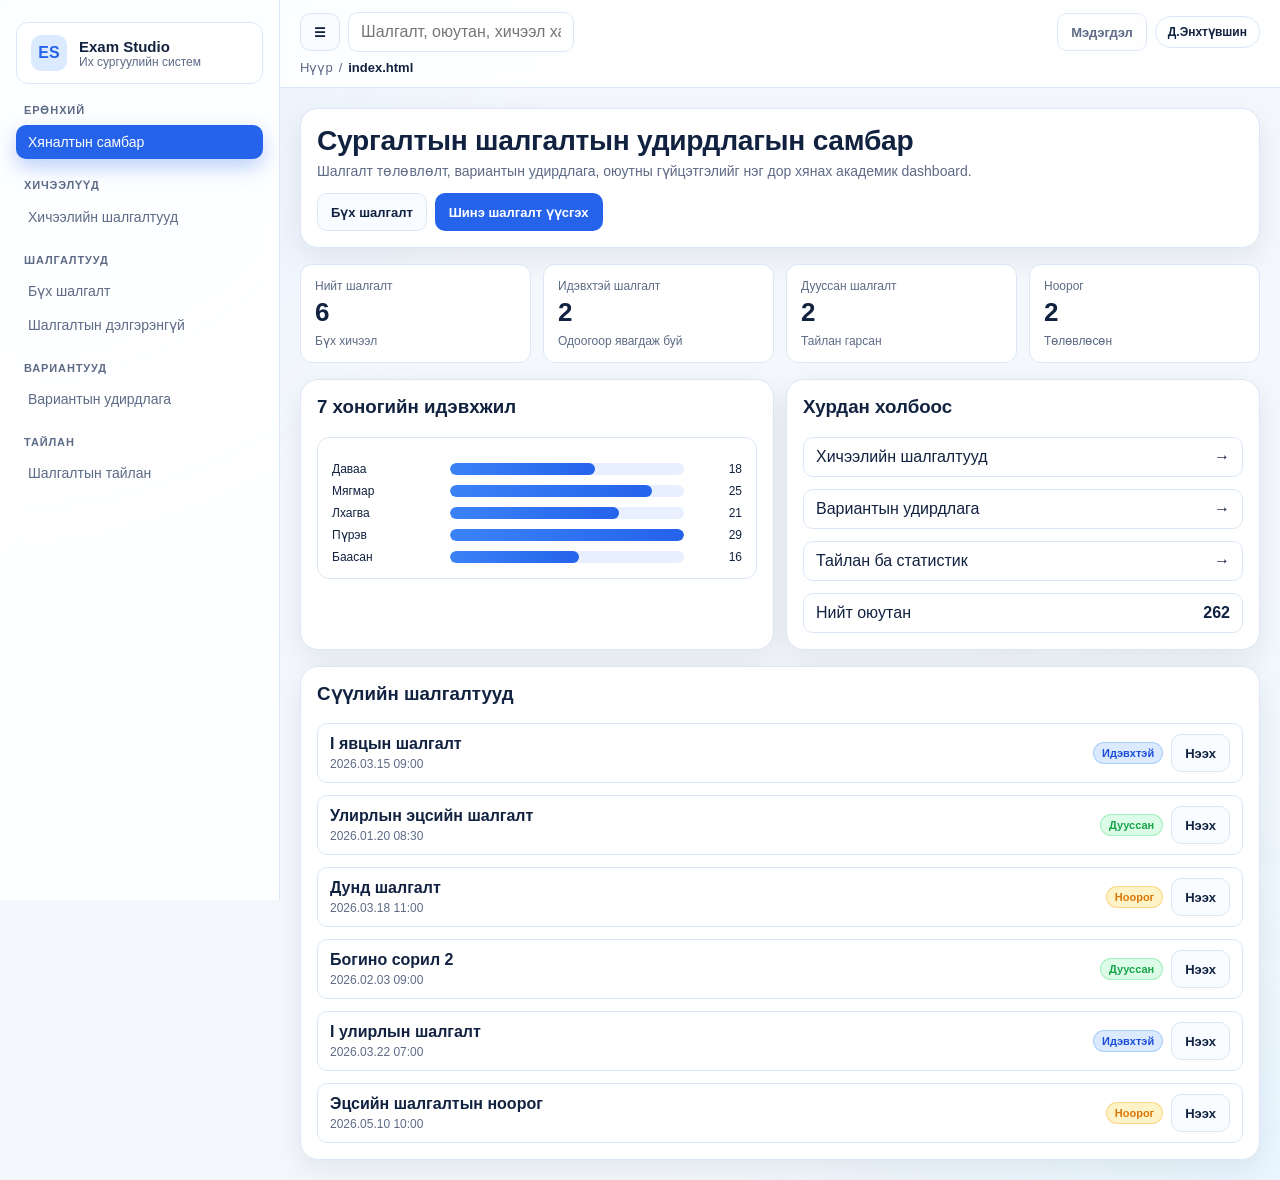
<file: index.html>
<!doctype html>
<html lang="mn">
  <head>
    <meta charset="UTF-8" />
    <meta name="viewport" content="width=device-width, initial-scale=1.0" />
    <title>Exam Studio</title>
    <link rel="stylesheet" href="/assets/css/style.css" />
  </head>
  <body data-page="dashboard">
    <div id="root"></div>
    <script src="/assets/js/app.js"></script>
  </body>
</html>
</file>
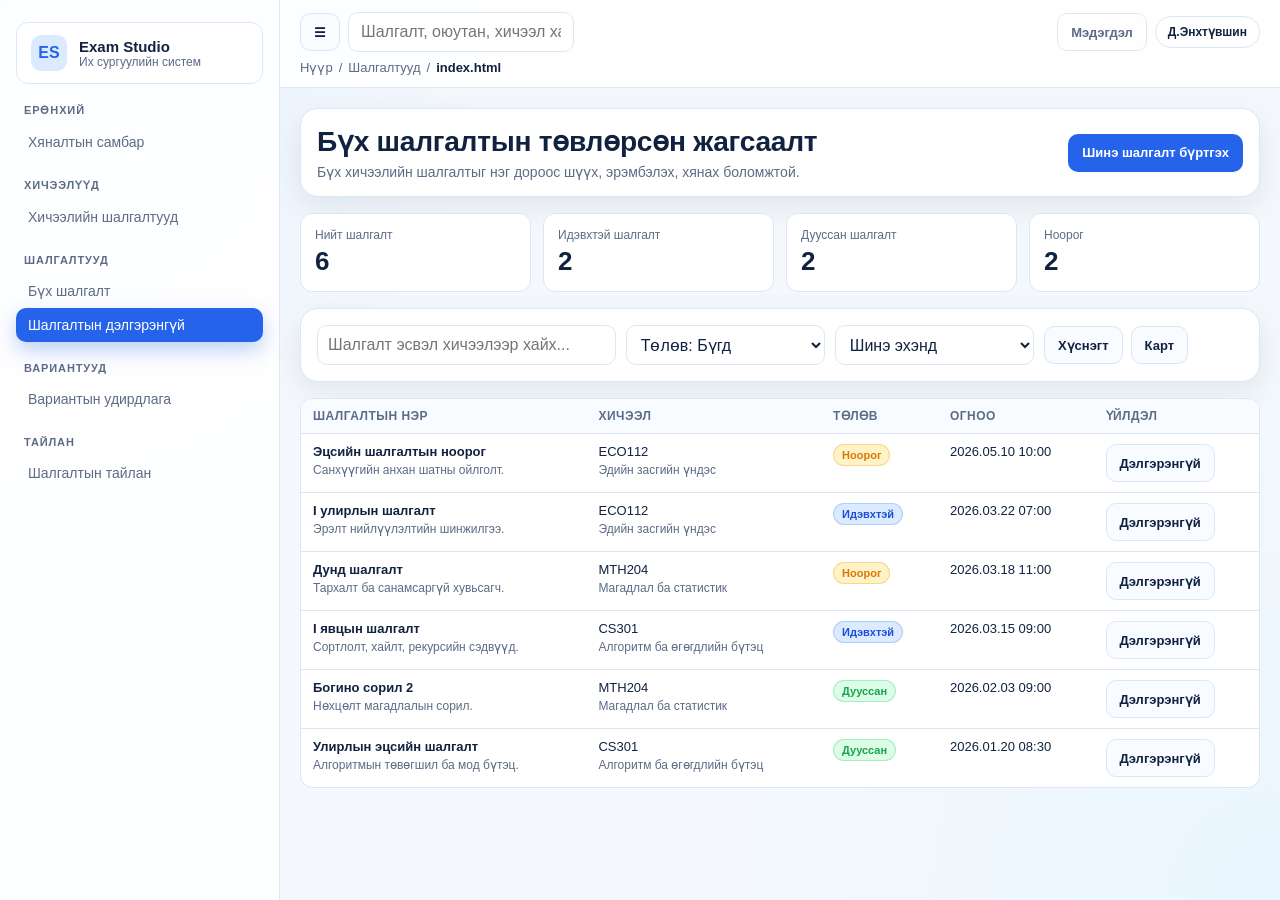
<file: exams/index.html>
<!doctype html>
<html lang="mn">
  <head>
    <meta charset="UTF-8" />
    <meta name="viewport" content="width=device-width, initial-scale=1.0" />
    <title>Бүх шалгалт</title>
    <link rel="stylesheet" href="/assets/css/style.css" />
  </head>
  <body data-page="global-exams">
    <div id="root"></div>
    <script src="/assets/js/app.js"></script>
  </body>
</html>
</file>
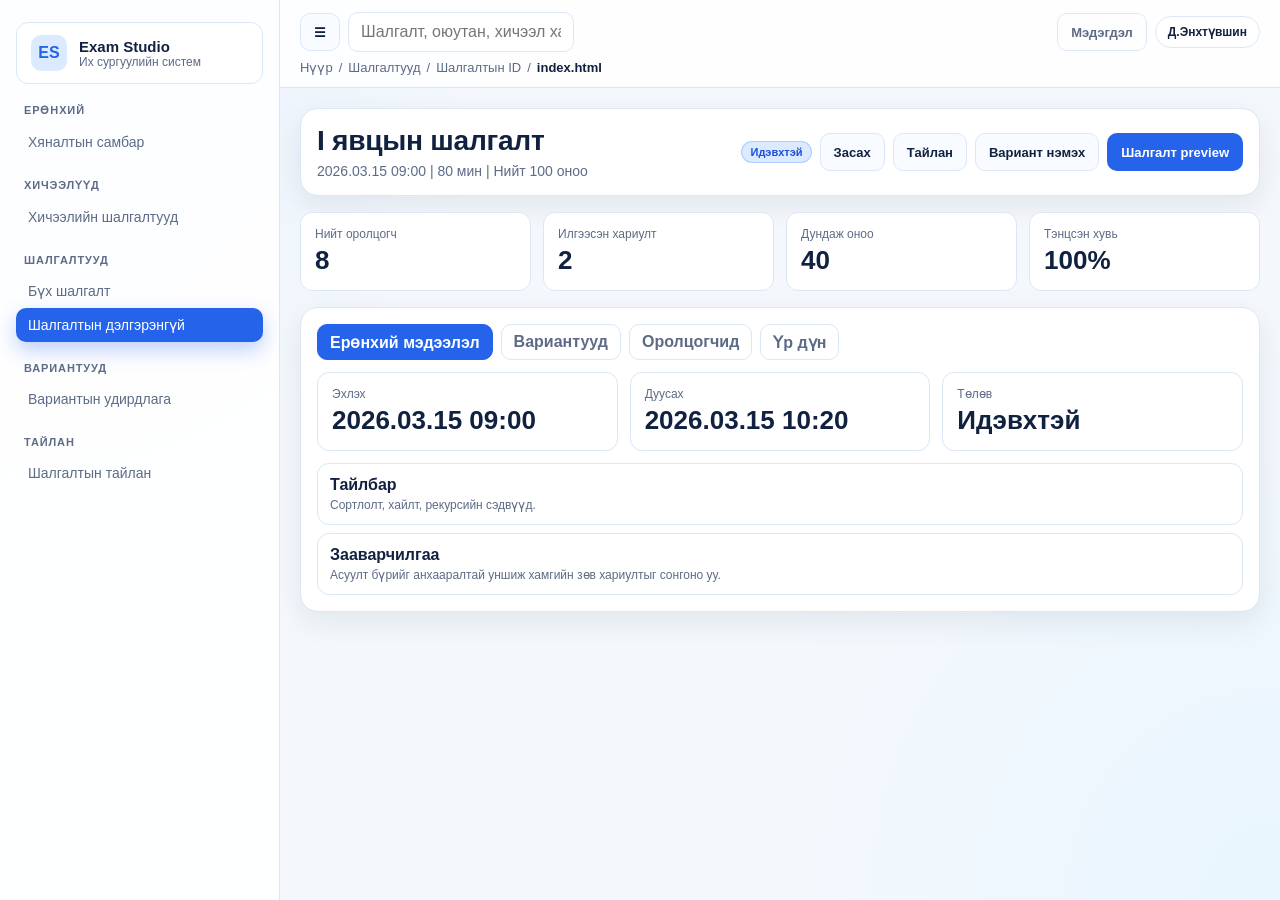
<file: exams/exam_id/index.html>
<!doctype html>
<html lang="mn">
  <head>
    <meta charset="UTF-8" />
    <meta name="viewport" content="width=device-width, initial-scale=1.0" />
    <title>Шалгалтын дэлгэрэнгүй</title>
    <link rel="stylesheet" href="/assets/css/style.css" />
  </head>
  <body data-page="exam-detail" data-exam-id="exam-1">
    <div id="root"></div>
    <script src="/assets/js/app.js"></script>
  </body>
</html>
</file>
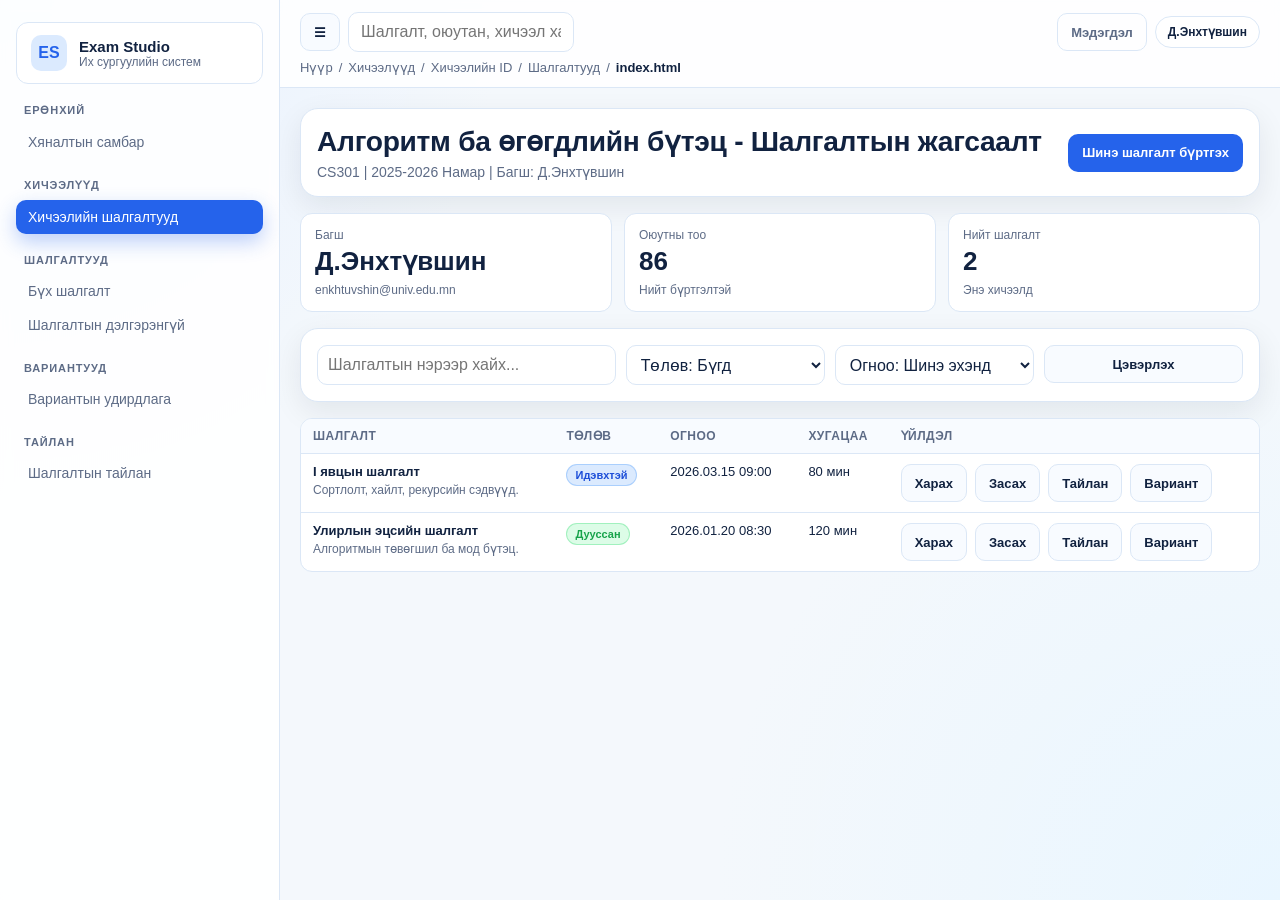
<file: courses/course_id/exams/index.html>
<!doctype html>
<html lang="mn">
  <head>
    <meta charset="UTF-8" />
    <meta name="viewport" content="width=device-width, initial-scale=1.0" />
    <title>Хичээлийн шалгалтууд</title>
    <link rel="stylesheet" href="/assets/css/style.css" />
  </head>
  <body data-page="course-exams" data-course-id="course-1">
    <div id="root"></div>
    <script src="/assets/js/app.js"></script>
  </body>
</html>
</file>
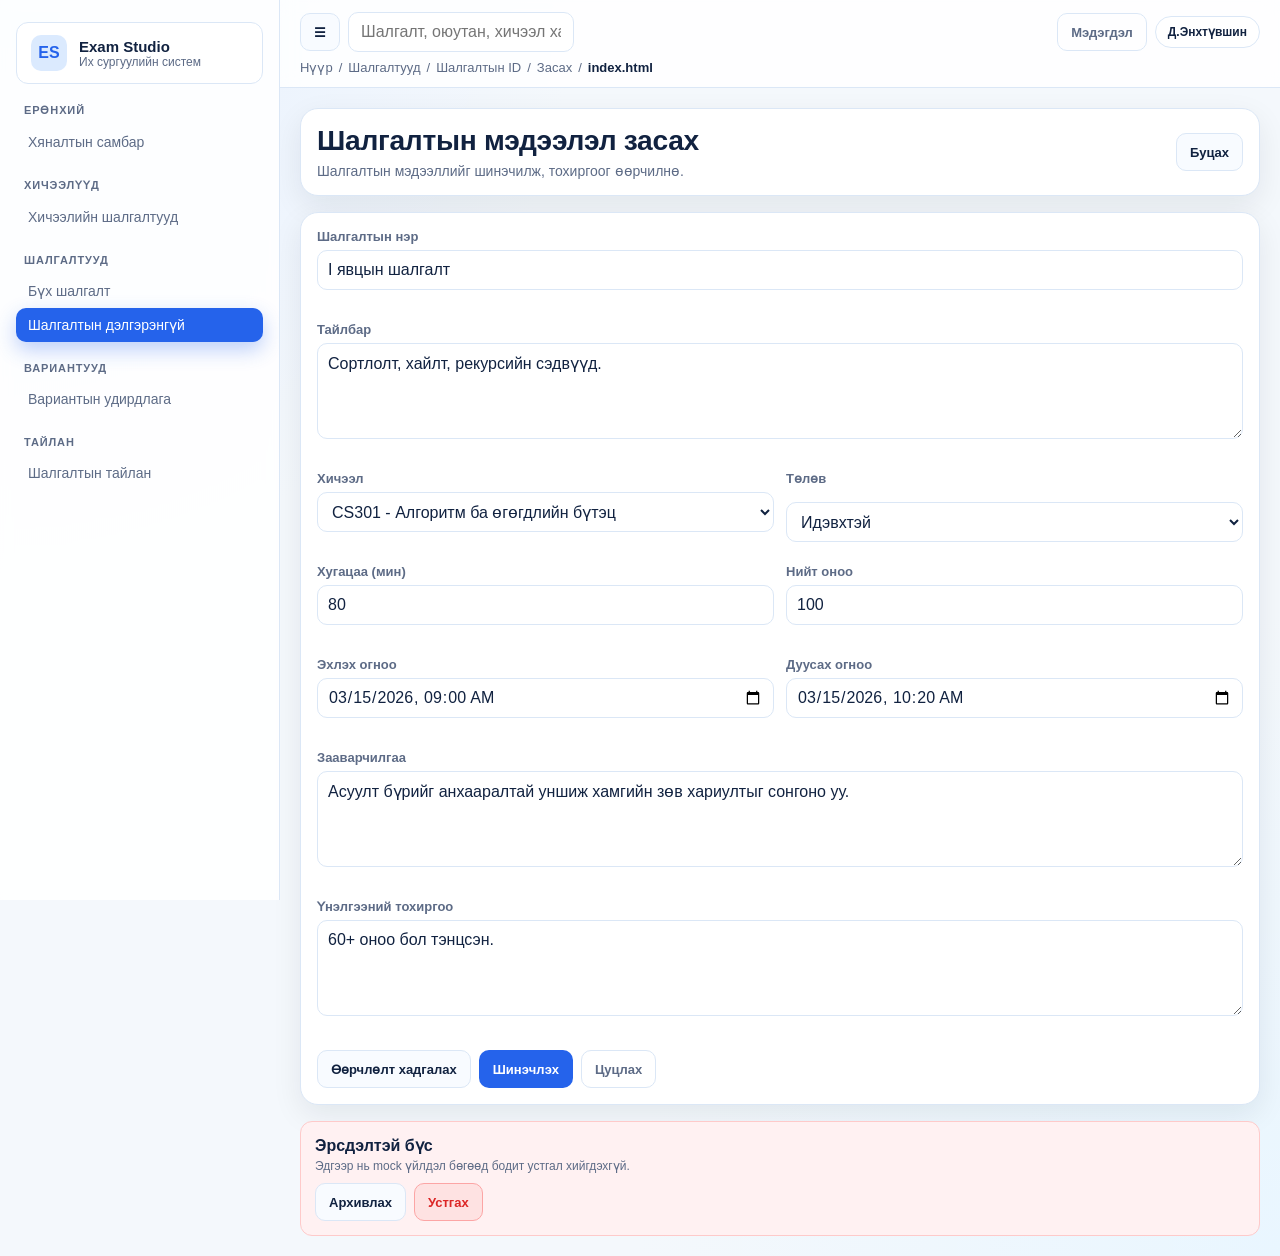
<file: exams/exam_id/edit/index.html>
<!doctype html>
<html lang="mn">
  <head>
    <meta charset="UTF-8" />
    <meta name="viewport" content="width=device-width, initial-scale=1.0" />
    <title>Шалгалт засах</title>
    <link rel="stylesheet" href="/assets/css/style.css" />
  </head>
  <body data-page="exam-edit" data-exam-id="exam-1">
    <div id="root"></div>
    <script src="/assets/js/app.js"></script>
  </body>
</html>
</file>
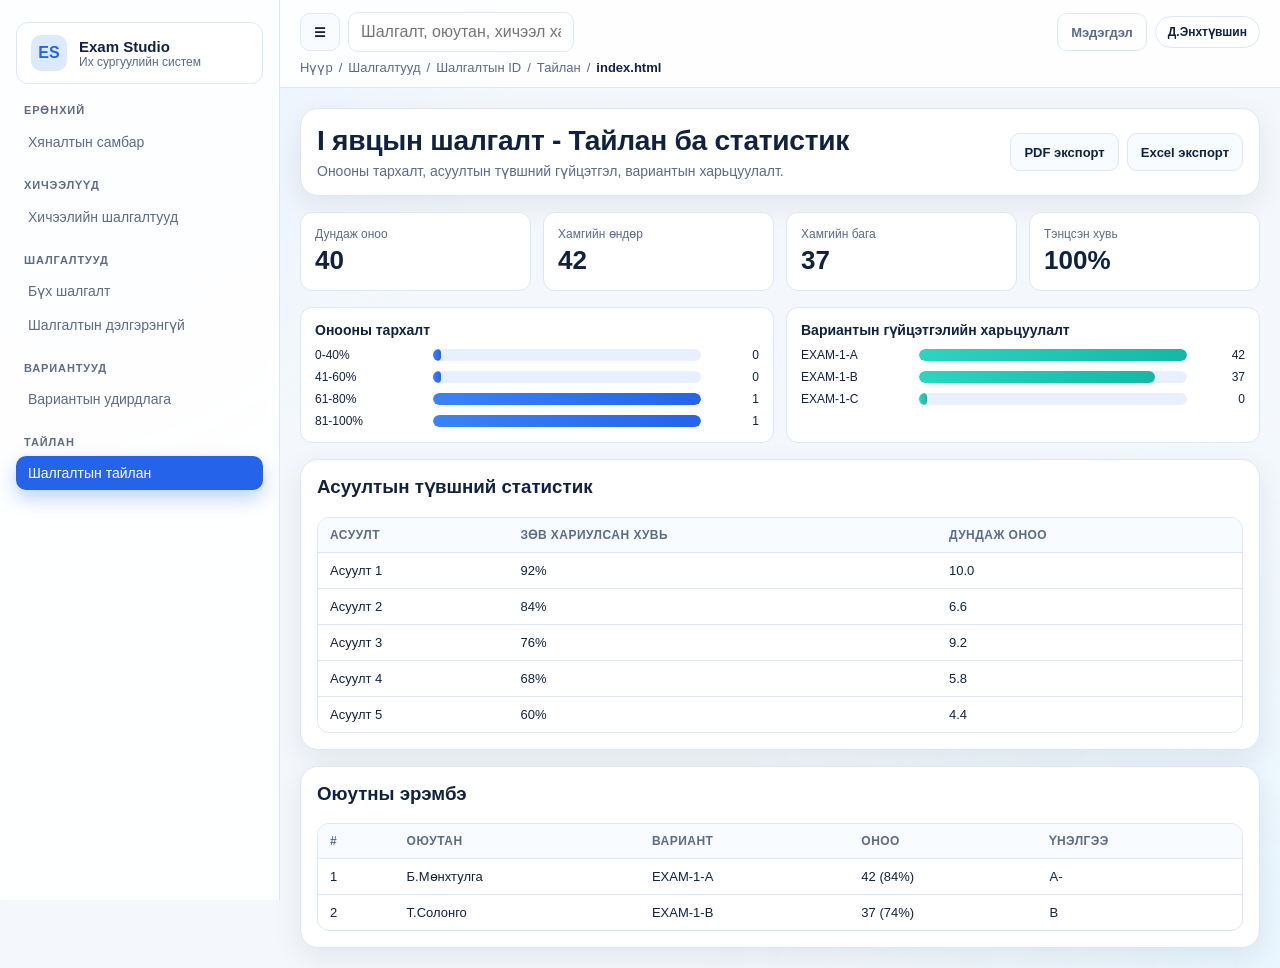
<file: exams/exam_id/report/index.html>
<!doctype html>
<html lang="mn">
  <head>
    <meta charset="UTF-8" />
    <meta name="viewport" content="width=device-width, initial-scale=1.0" />
    <title>Шалгалтын тайлан</title>
    <link rel="stylesheet" href="/assets/css/style.css" />
  </head>
  <body data-page="exam-report" data-exam-id="exam-1">
    <div id="root"></div>
    <script src="/assets/js/app.js"></script>
  </body>
</html>
</file>
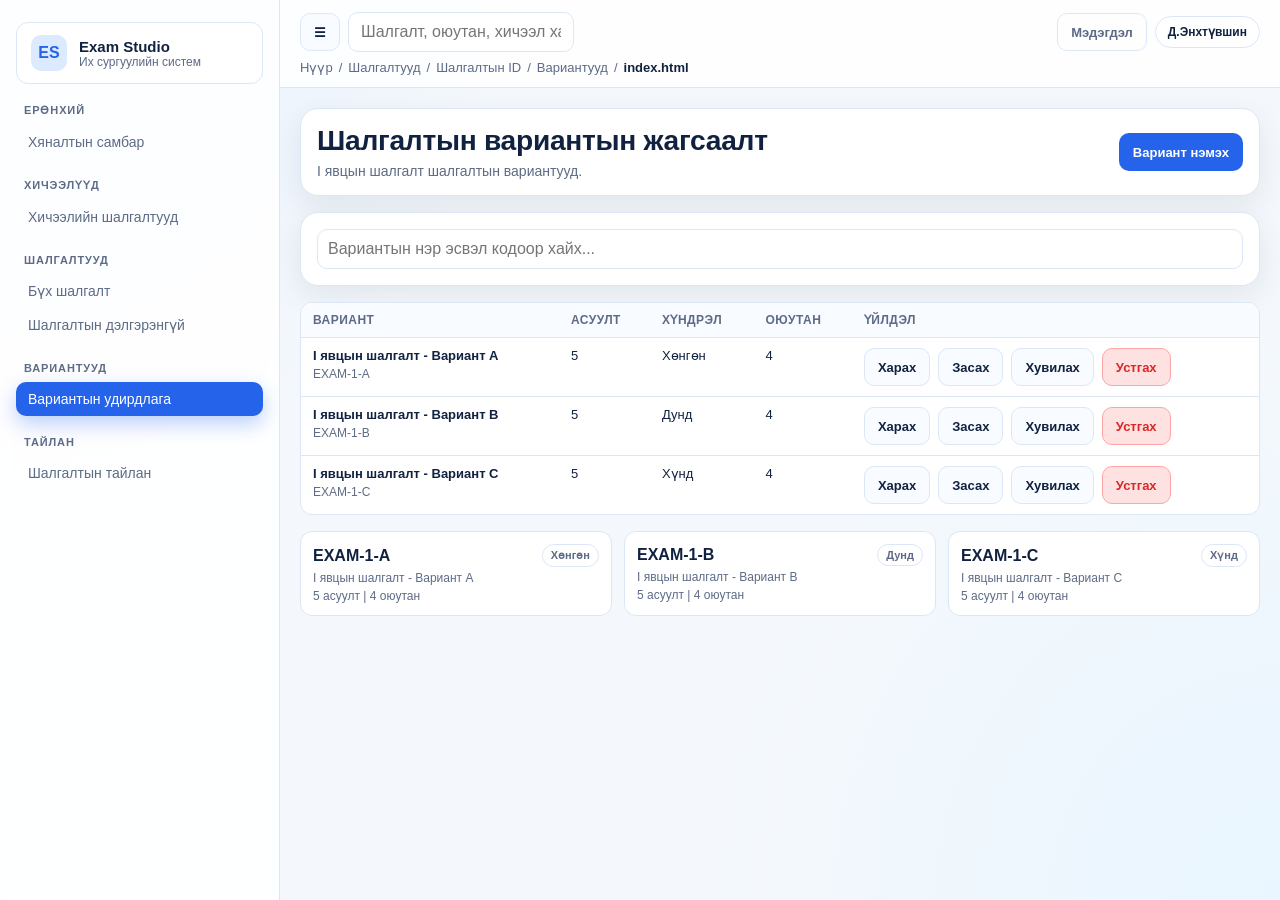
<file: exams/exam_id/variants/index.html>
<!doctype html>
<html lang="mn">
  <head>
    <meta charset="UTF-8" />
    <meta name="viewport" content="width=device-width, initial-scale=1.0" />
    <title>Вариантын жагсаалт</title>
    <link rel="stylesheet" href="/assets/css/style.css" />
  </head>
  <body data-page="variant-list" data-exam-id="exam-1">
    <div id="root"></div>
    <script src="/assets/js/app.js"></script>
  </body>
</html>
</file>
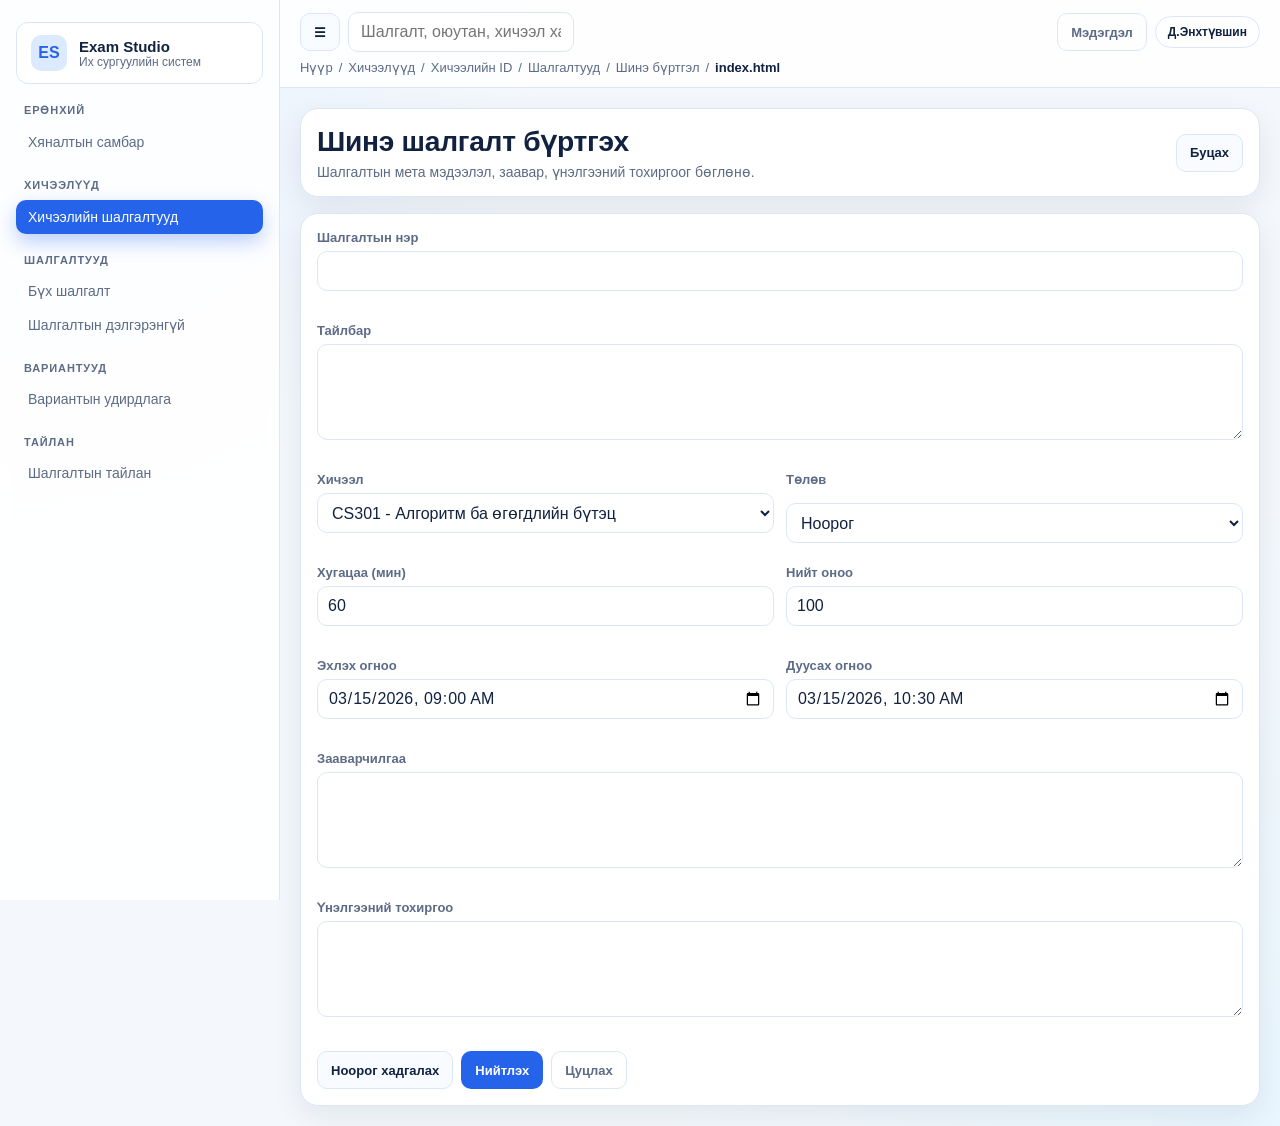
<file: courses/course_id/exams/create/index.html>
<!doctype html>
<html lang="mn">
  <head>
    <meta charset="UTF-8" />
    <meta name="viewport" content="width=device-width, initial-scale=1.0" />
    <title>Шинэ шалгалт бүртгэх</title>
    <link rel="stylesheet" href="/assets/css/style.css" />
  </head>
  <body data-page="create-exam" data-course-id="course-1">
    <div id="root"></div>
    <script src="/assets/js/app.js"></script>
  </body>
</html>
</file>
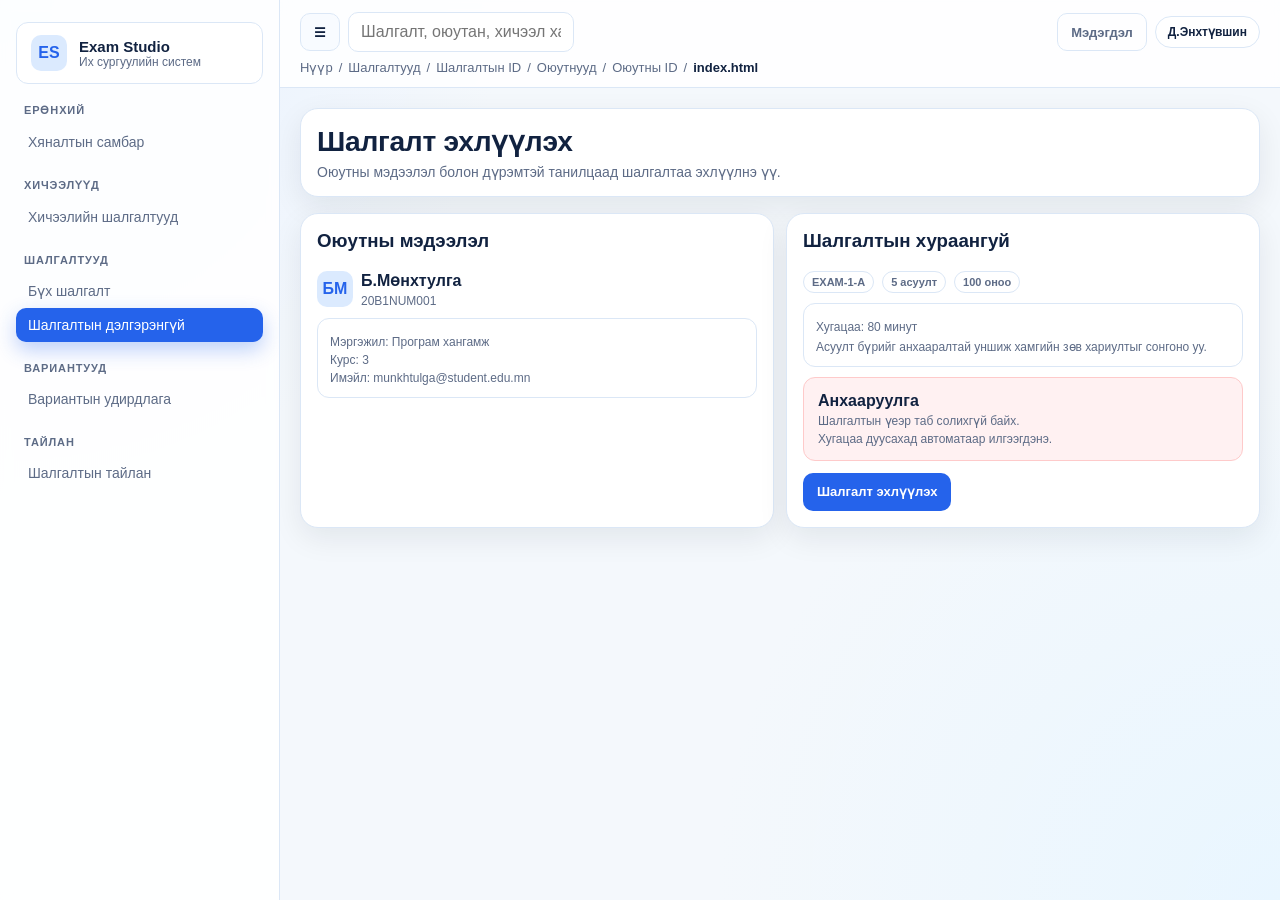
<file: exams/exam_id/students/student_id/index.html>
<!doctype html>
<html lang="mn">
  <head>
    <meta charset="UTF-8" />
    <meta name="viewport" content="width=device-width, initial-scale=1.0" />
    <title>Шалгалт эхлүүлэх</title>
    <link rel="stylesheet" href="/assets/css/style.css" />
  </head>
  <body data-page="student-start" data-exam-id="exam-1" data-student-id="student-1">
    <div id="root"></div>
    <script src="/assets/js/app.js"></script>
  </body>
</html>
</file>
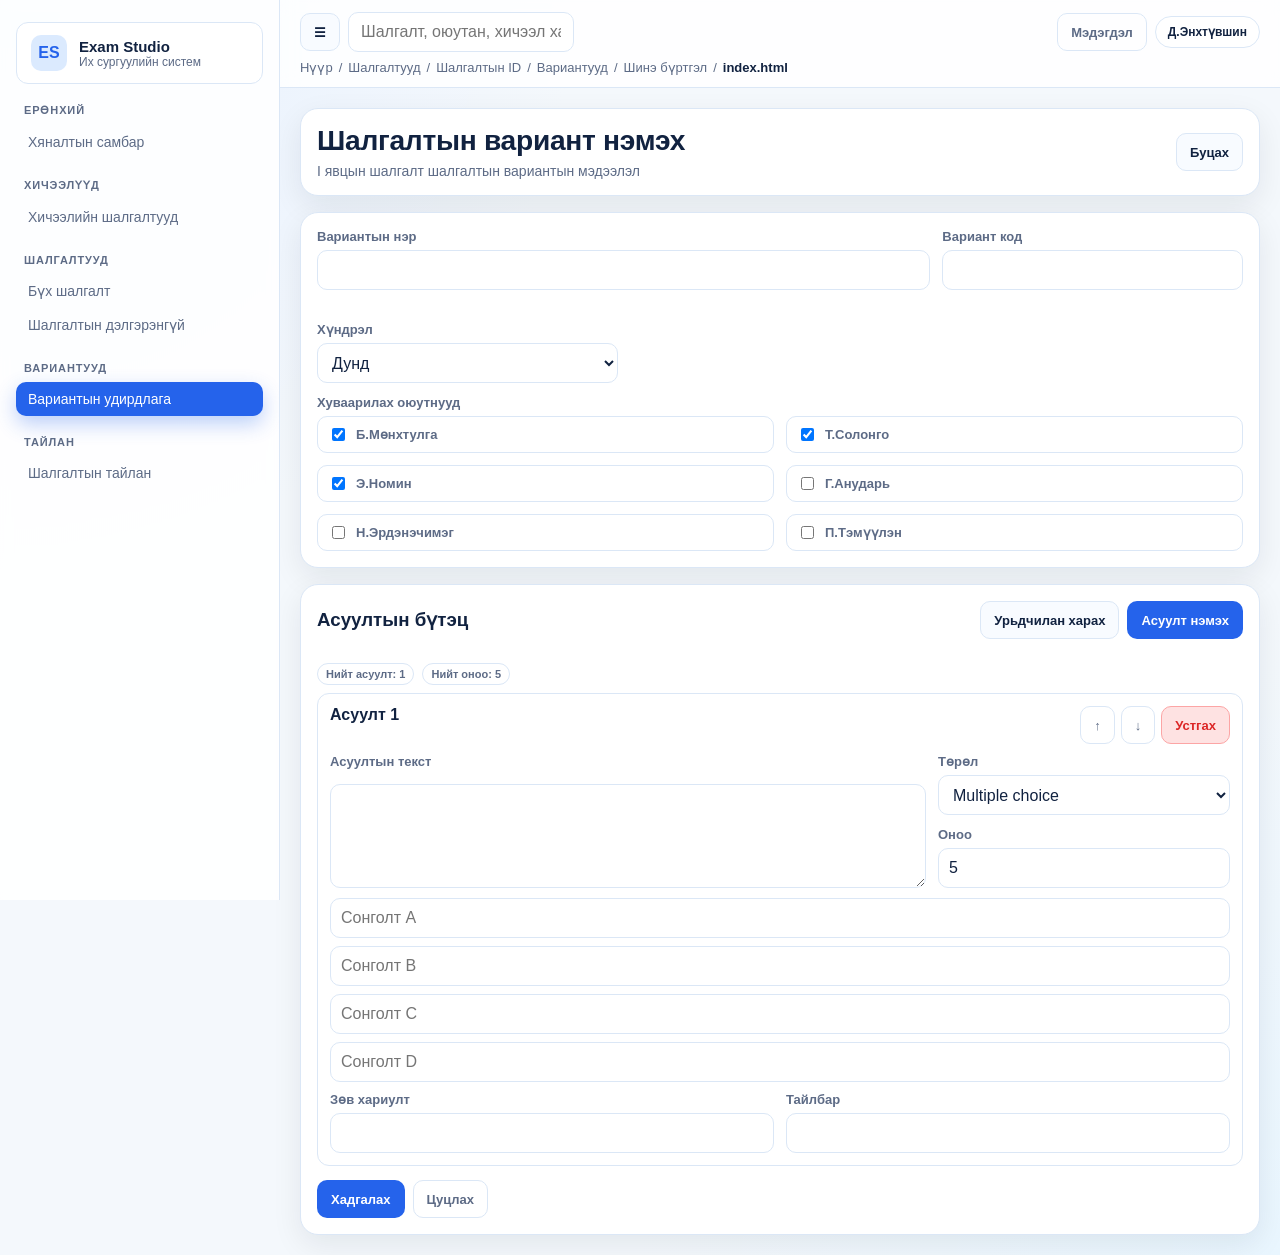
<file: exams/exam_id/variants/create/index.html>
<!doctype html>
<html lang="mn">
  <head>
    <meta charset="UTF-8" />
    <meta name="viewport" content="width=device-width, initial-scale=1.0" />
    <title>Вариант нэмэх</title>
    <link rel="stylesheet" href="/assets/css/style.css" />
  </head>
  <body data-page="variant-create" data-exam-id="exam-1">
    <div id="root"></div>
    <script src="/assets/js/app.js"></script>
  </body>
</html>
</file>
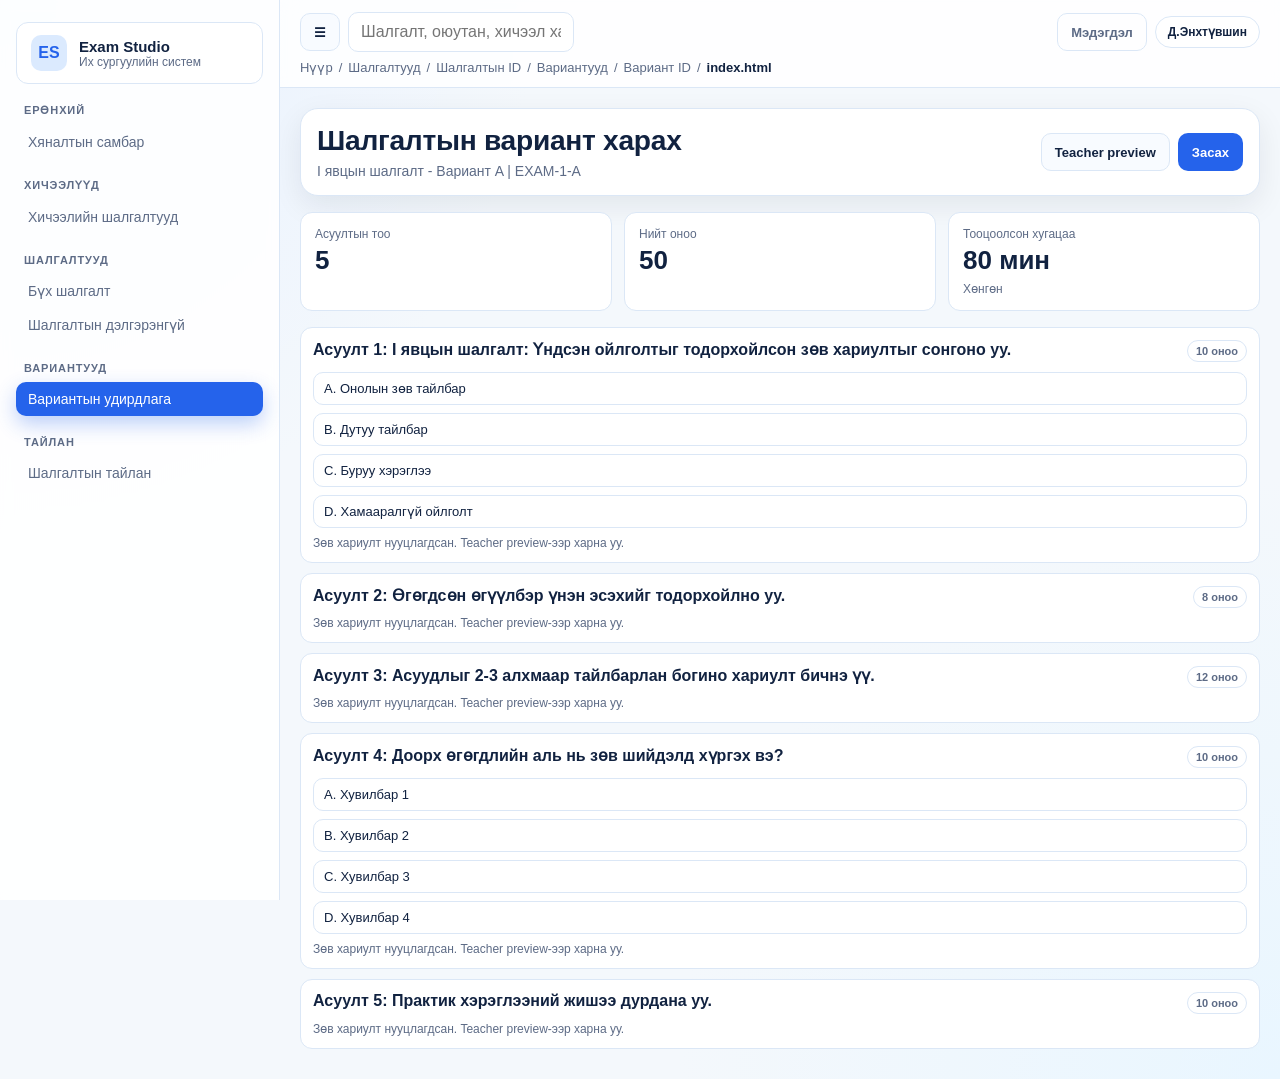
<file: exams/exam_id/variants/id/index.html>
<!doctype html>
<html lang="mn">
  <head>
    <meta charset="UTF-8" />
    <meta name="viewport" content="width=device-width, initial-scale=1.0" />
    <title>Вариант харах</title>
    <link rel="stylesheet" href="/assets/css/style.css" />
  </head>
  <body data-page="variant-detail" data-exam-id="exam-1" data-variant-id="exam-1-variant-1">
    <div id="root"></div>
    <script src="/assets/js/app.js"></script>
  </body>
</html>
</file>
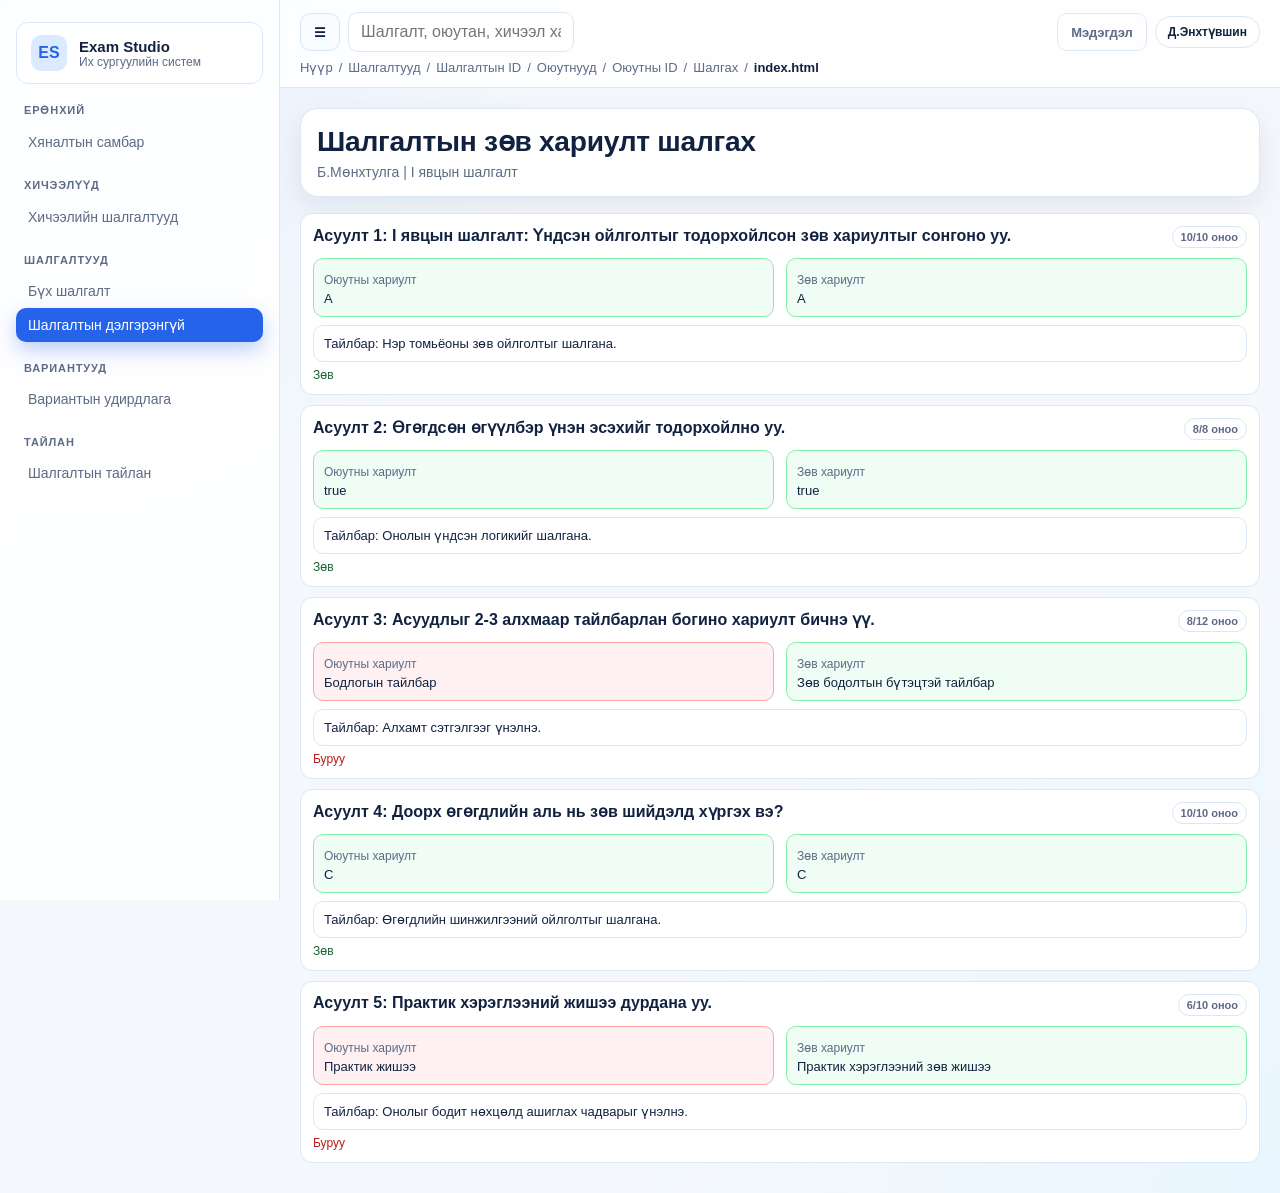
<file: exams/exam_id/students/student_id/check/index.html>
<!doctype html>
<html lang="mn">
  <head>
    <meta charset="UTF-8" />
    <meta name="viewport" content="width=device-width, initial-scale=1.0" />
    <title>Хариулт шалгах</title>
    <link rel="stylesheet" href="/assets/css/style.css" />
  </head>
  <body data-page="student-check" data-exam-id="exam-1" data-student-id="student-1">
    <div id="root"></div>
    <script src="/assets/js/app.js"></script>
  </body>
</html>
</file>
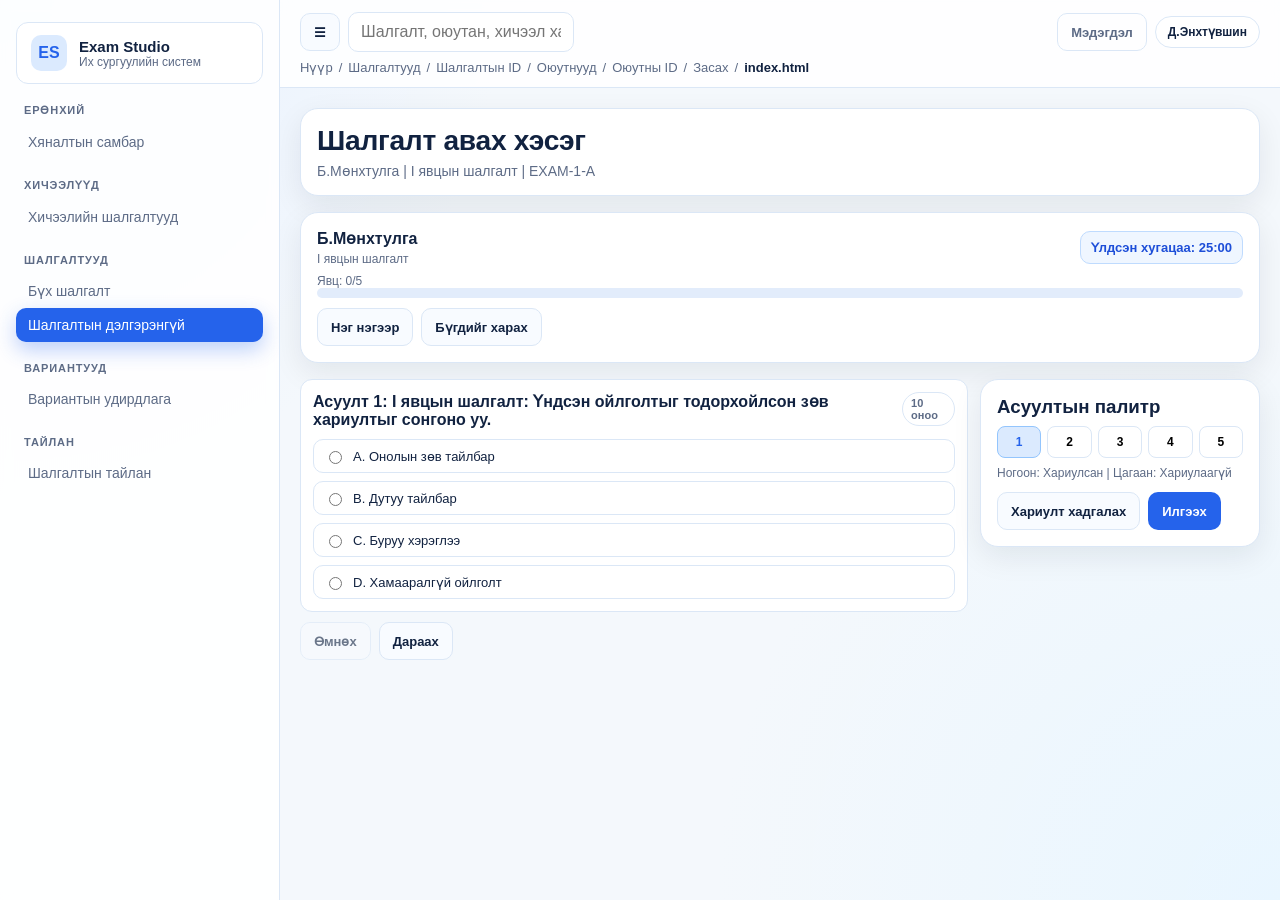
<file: exams/exam_id/students/student_id/edit/index.html>
<!doctype html>
<html lang="mn">
  <head>
    <meta charset="UTF-8" />
    <meta name="viewport" content="width=device-width, initial-scale=1.0" />
    <title>Шалгалт авах</title>
    <link rel="stylesheet" href="/assets/css/style.css" />
  </head>
  <body data-page="student-taking" data-exam-id="exam-1" data-student-id="student-1">
    <div id="root"></div>
    <script src="/assets/js/app.js"></script>
  </body>
</html>
</file>
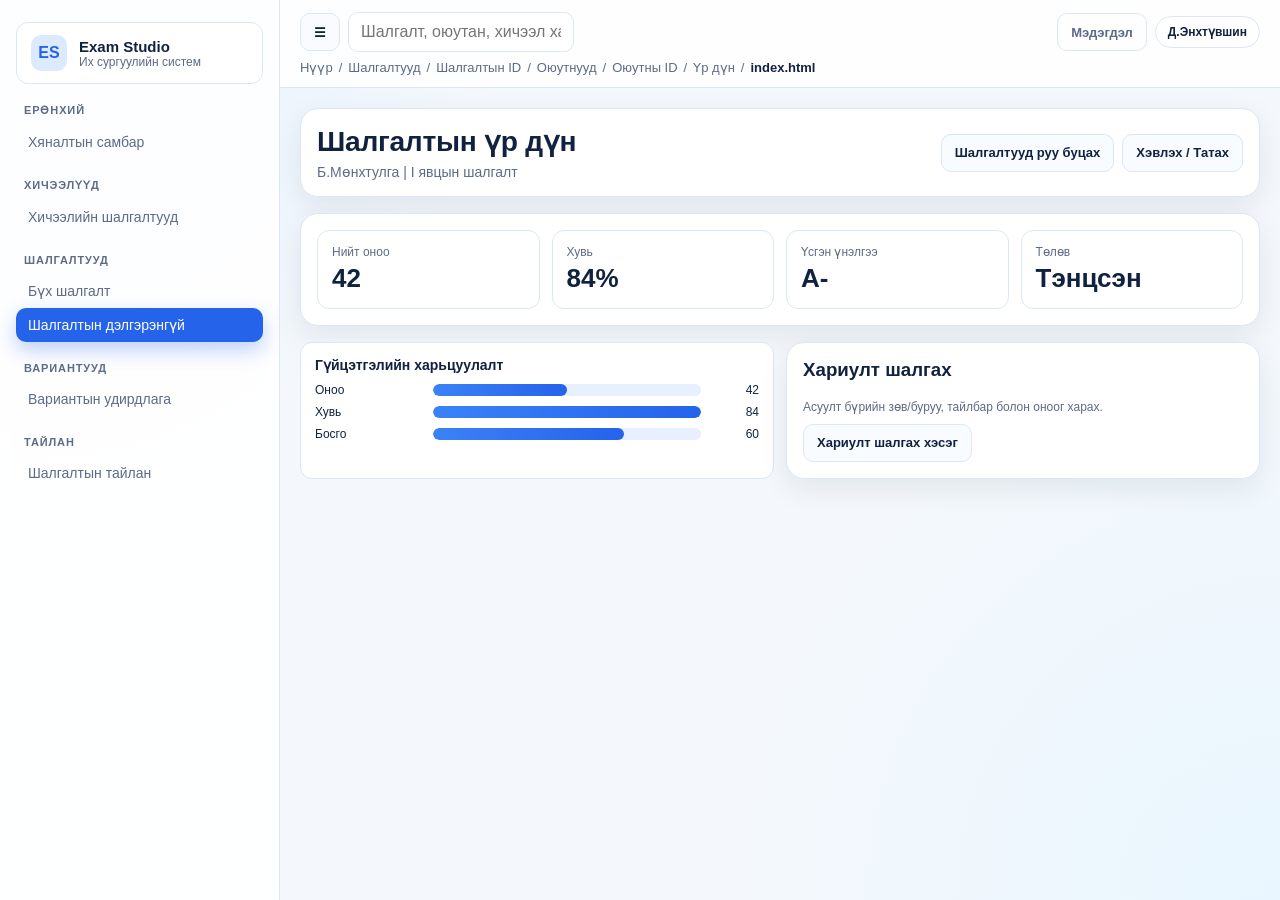
<file: exams/exam_id/students/student_id/result/index.html>
<!doctype html>
<html lang="mn">
  <head>
    <meta charset="UTF-8" />
    <meta name="viewport" content="width=device-width, initial-scale=1.0" />
    <title>Шалгалтын үр дүн</title>
    <link rel="stylesheet" href="/assets/css/style.css" />
  </head>
  <body data-page="student-result" data-exam-id="exam-1" data-student-id="student-1">
    <div id="root"></div>
    <script src="/assets/js/app.js"></script>
  </body>
</html>
</file>
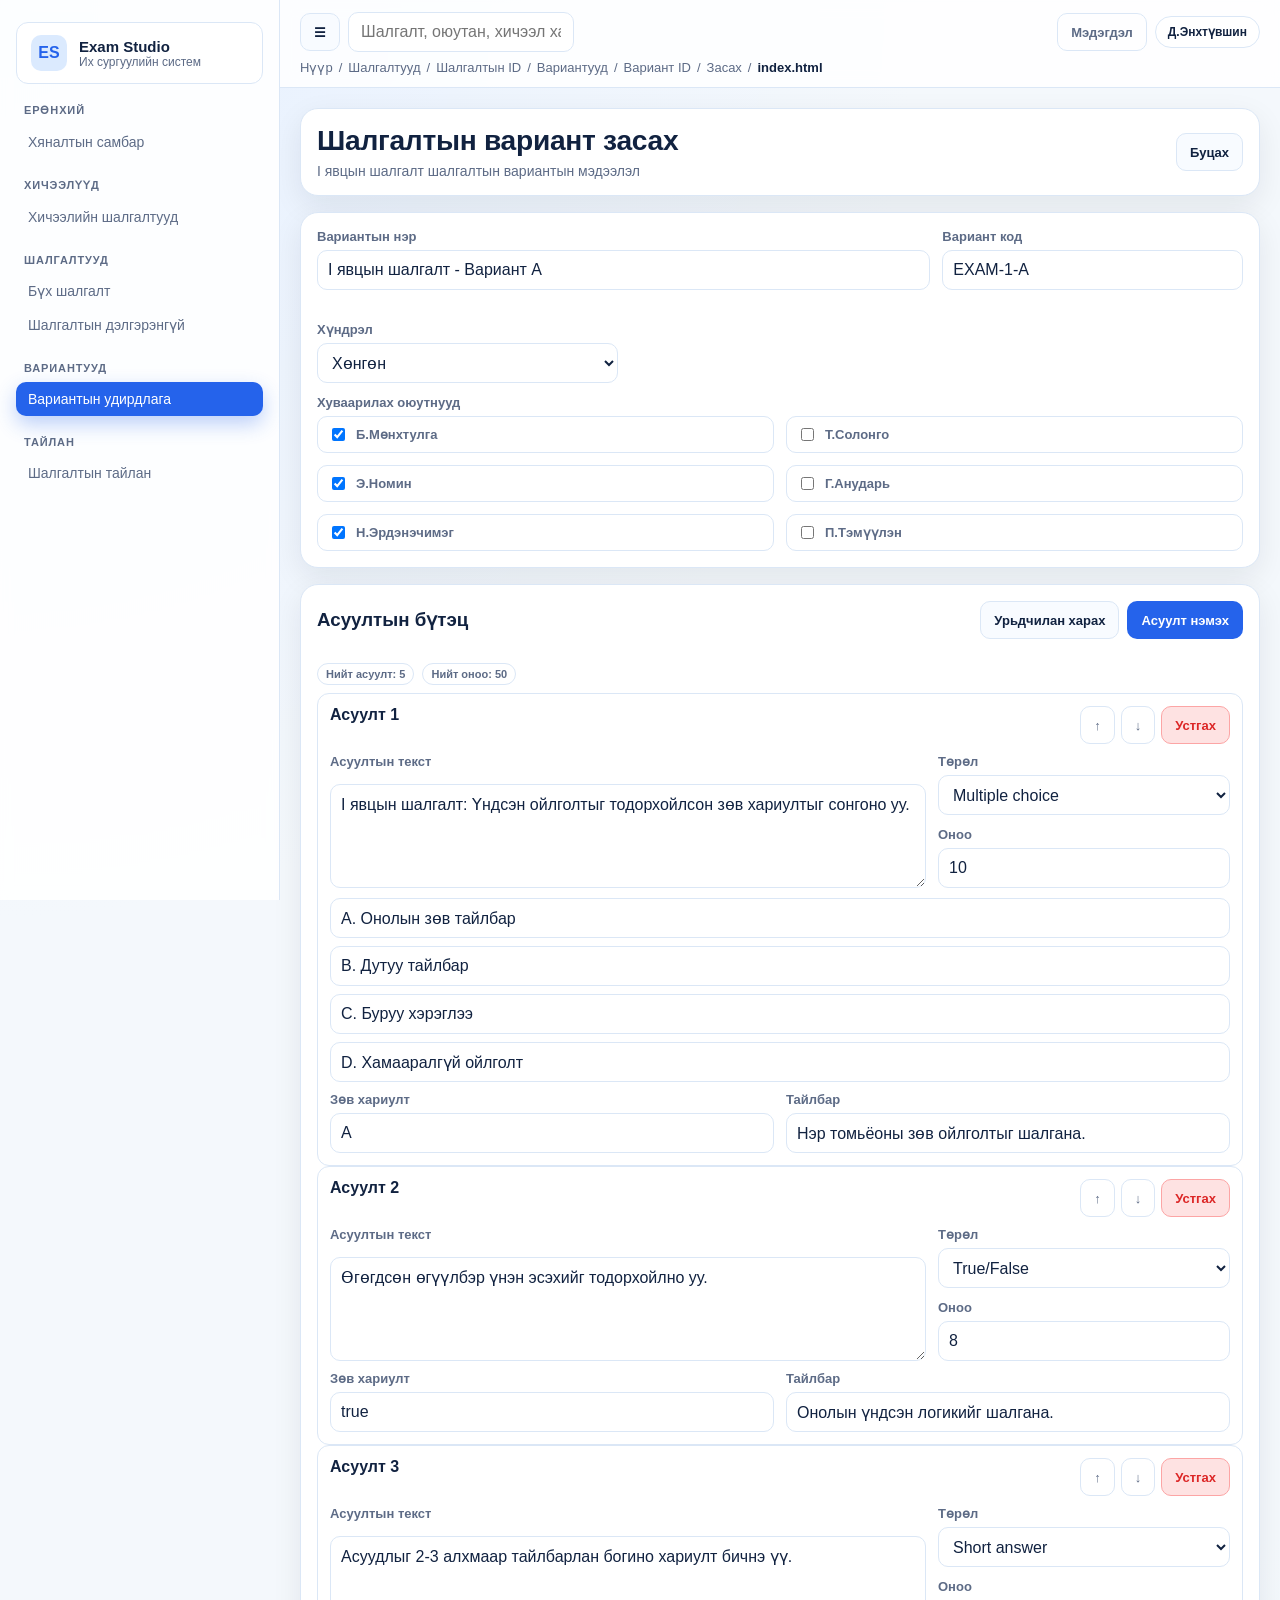
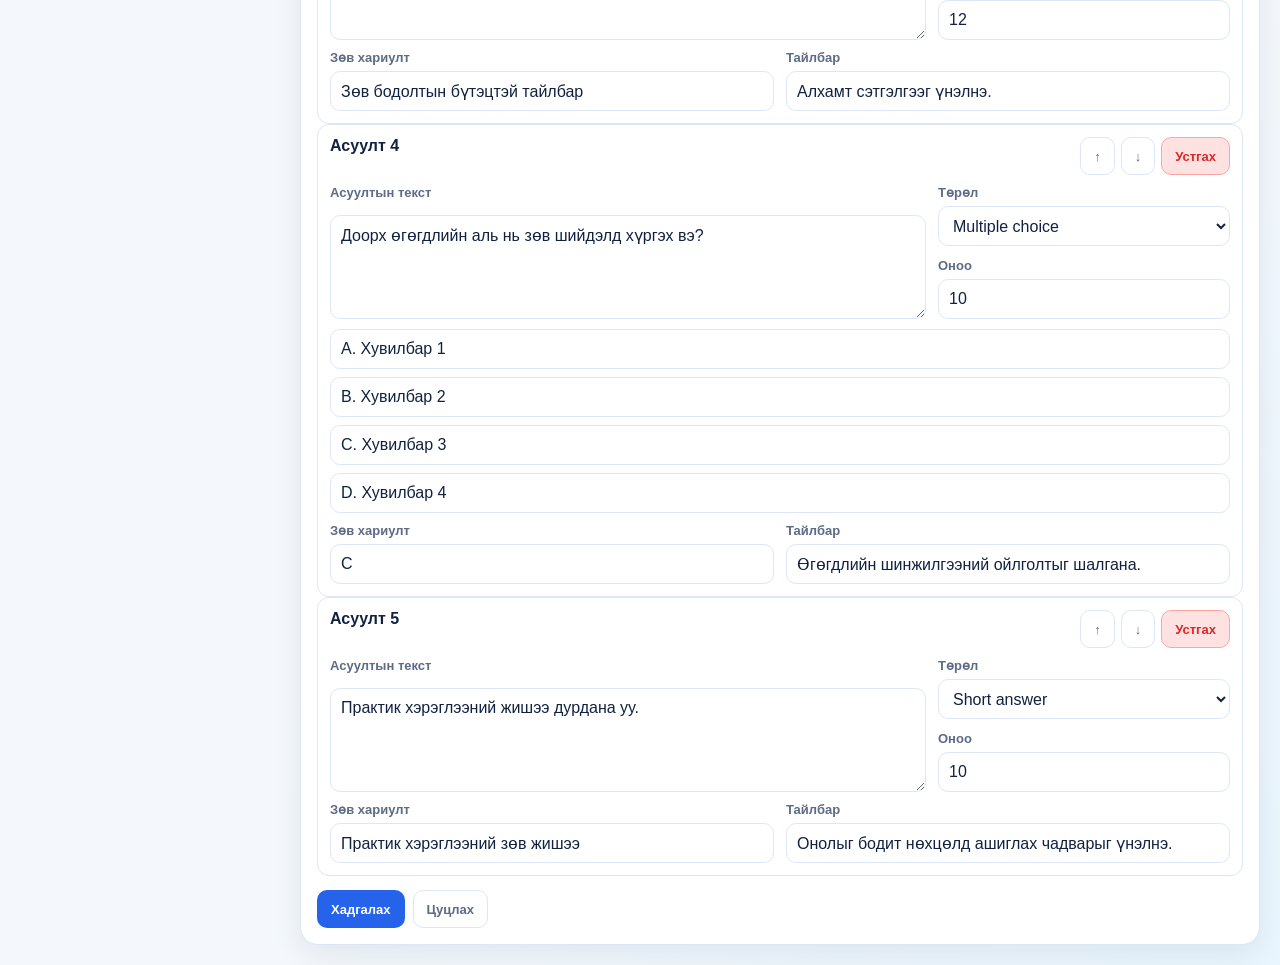
<file: exams/exam_id/variants/id/edit/index.html>
<!doctype html>
<html lang="mn">
  <head>
    <meta charset="UTF-8" />
    <meta name="viewport" content="width=device-width, initial-scale=1.0" />
    <title>Вариант засах</title>
    <link rel="stylesheet" href="/assets/css/style.css" />
  </head>
  <body data-page="variant-edit" data-exam-id="exam-1" data-variant-id="exam-1-variant-1">
    <div id="root"></div>
    <script src="/assets/js/app.js"></script>
  </body>
</html>
</file>
<file: assets/css/style.css>
:root {
  --bg: #f4f8fc;
  --bg-soft: #eef4fb;
  --surface: #ffffff;
  --surface-muted: #f8fbff;
  --text: #112240;
  --text-muted: #5d6b86;
  --border: #dbe7f6;
  --primary: #2563eb;
  --primary-soft: #dbeafe;
  --success: #16a34a;
  --success-soft: #dcfce7;
  --warning: #d97706;
  --warning-soft: #fef3c7;
  --danger: #dc2626;
  --danger-soft: #fee2e2;
  --shadow: 0 10px 30px rgba(15, 23, 42, 0.08);
  --radius-lg: 18px;
  --radius-md: 12px;
  --radius-sm: 10px;
}

* {
  box-sizing: border-box;
}

html,
body {
  margin: 0;
  padding: 0;
  min-height: 100%;
  font-family: "Segoe UI", "Noto Sans", Arial, sans-serif;
  color: var(--text);
  background:
    radial-gradient(circle at 0% 0%, #e6f0ff 0%, transparent 32%),
    radial-gradient(circle at 100% 100%, #e9f6ff 0%, transparent 36%),
    var(--bg);
}

a {
  color: inherit;
  text-decoration: none;
}

button,
input,
select,
textarea {
  font: inherit;
}

.app-layout {
  display: grid;
  grid-template-columns: 280px minmax(0, 1fr);
  min-height: 100vh;
}

.sidebar {
  position: sticky;
  top: 0;
  height: 100vh;
  border-right: 1px solid var(--border);
  background: rgba(255, 255, 255, 0.88);
  backdrop-filter: blur(6px);
  padding: 22px 16px;
  overflow-y: auto;
}

.brand {
  display: flex;
  align-items: center;
  gap: 12px;
  border: 1px solid var(--border);
  background: var(--surface);
  border-radius: var(--radius-md);
  padding: 12px 14px;
}

.brand-mark {
  width: 36px;
  height: 36px;
  border-radius: 10px;
  background: var(--primary-soft);
  color: var(--primary);
  display: grid;
  place-items: center;
  font-weight: 700;
}

.brand-title {
  margin: 0;
  font-size: 15px;
  font-weight: 700;
}

.brand-subtitle {
  margin: 0;
  font-size: 12px;
  color: var(--text-muted);
}

.menu-group {
  margin-top: 20px;
}

.menu-title {
  margin: 0 8px 8px;
  font-size: 11px;
  text-transform: uppercase;
  letter-spacing: 0.08em;
  color: var(--text-muted);
  font-weight: 700;
}

.menu-link {
  display: flex;
  align-items: center;
  gap: 10px;
  padding: 9px 12px;
  border-radius: 10px;
  color: var(--text-muted);
  font-size: 14px;
  transition: 0.18s ease;
}

.menu-link:hover {
  background: var(--surface-muted);
  color: var(--text);
}

.menu-link.active {
  background: var(--primary);
  color: #fff;
  box-shadow: 0 8px 20px rgba(37, 99, 235, 0.3);
}

.workspace {
  min-width: 0;
  display: flex;
  flex-direction: column;
}

.topbar {
  position: sticky;
  top: 0;
  z-index: 30;
  border-bottom: 1px solid var(--border);
  backdrop-filter: blur(8px);
  background: rgba(255, 255, 255, 0.84);
  padding: 12px 20px;
}

.topbar-row {
  display: flex;
  align-items: center;
  justify-content: space-between;
  gap: 10px;
}

.search-wrap {
  position: relative;
  max-width: 440px;
  width: 100%;
}

.search-input {
  width: 100%;
  height: 40px;
  border: 1px solid var(--border);
  border-radius: 10px;
  padding: 0 12px;
  background: var(--surface);
}

.top-actions {
  display: flex;
  align-items: center;
  gap: 8px;
}

.chip-user {
  border: 1px solid var(--border);
  border-radius: 999px;
  padding: 8px 12px;
  background: var(--surface);
  font-size: 12px;
  font-weight: 600;
}

.menu-toggle {
  display: none;
}

.breadcrumbs {
  margin-top: 8px;
  display: flex;
  flex-wrap: wrap;
  gap: 6px;
  align-items: center;
  font-size: 13px;
  color: var(--text-muted);
}

.crumb-current {
  color: var(--text);
  font-weight: 600;
}

.content {
  padding: 20px;
  display: grid;
  gap: 16px;
}

.panel {
  background: var(--surface);
  border: 1px solid var(--border);
  border-radius: var(--radius-lg);
  box-shadow: var(--shadow);
}

.panel-inner {
  padding: 16px;
}

.page-header {
  display: flex;
  flex-wrap: wrap;
  justify-content: space-between;
  gap: 14px;
}

.page-title {
  margin: 0;
  font-size: clamp(22px, 2.2vw, 31px);
  letter-spacing: -0.01em;
}

.page-subtitle {
  margin: 6px 0 0;
  color: var(--text-muted);
  font-size: 14px;
}

.action-row,
.inline-actions {
  display: flex;
  gap: 8px;
  align-items: center;
  flex-wrap: wrap;
}

.btn {
  border: 1px solid transparent;
  border-radius: 10px;
  height: 38px;
  display: inline-flex;
  align-items: center;
  justify-content: center;
  gap: 8px;
  padding: 0 13px;
  font-size: 13px;
  font-weight: 600;
  cursor: pointer;
  transition: 0.18s ease;
}

.btn:disabled {
  opacity: 0.6;
  cursor: not-allowed;
}

.btn-primary {
  background: var(--primary);
  color: #fff;
}

.btn-primary:hover {
  filter: brightness(0.95);
}

.btn-secondary {
  background: var(--surface-muted);
  border-color: var(--border);
  color: var(--text);
}

.btn-secondary:hover {
  background: #eff6ff;
}

.btn-danger {
  background: var(--danger-soft);
  color: var(--danger);
  border-color: #fca5a5;
}

.btn-linkish {
  background: transparent;
  border-color: var(--border);
  color: var(--text-muted);
}

.grid {
  display: grid;
  gap: 12px;
}

.grid-2 {
  grid-template-columns: repeat(2, minmax(0, 1fr));
}

.grid-3 {
  grid-template-columns: repeat(3, minmax(0, 1fr));
}

.grid-4 {
  grid-template-columns: repeat(4, minmax(0, 1fr));
}

.stat-card {
  border: 1px solid var(--border);
  border-radius: var(--radius-md);
  padding: 14px;
  background: var(--surface);
}

.stat-label {
  color: var(--text-muted);
  font-size: 12px;
}

.stat-value {
  margin-top: 4px;
  font-size: 26px;
  font-weight: 700;
}

.stat-hint {
  margin-top: 6px;
  color: var(--text-muted);
  font-size: 12px;
}

.form-grid {
  display: grid;
  gap: 12px;
}

.form-grid.two {
  grid-template-columns: repeat(2, minmax(0, 1fr));
}

.form-grid.three {
  grid-template-columns: repeat(3, minmax(0, 1fr));
}

.field {
  display: grid;
  gap: 6px;
}

.field label {
  font-size: 13px;
  color: var(--text-muted);
  font-weight: 600;
}

.input,
.select,
.textarea {
  width: 100%;
  border: 1px solid var(--border);
  border-radius: 10px;
  background: var(--surface);
  color: var(--text);
}

.input,
.select {
  height: 40px;
  padding: 0 10px;
}

.textarea {
  min-height: 96px;
  padding: 10px;
  resize: vertical;
}

.field-error {
  color: var(--danger);
  font-size: 12px;
  min-height: 14px;
}

.table-wrap {
  border: 1px solid var(--border);
  border-radius: var(--radius-md);
  overflow: auto;
  background: var(--surface);
}

table {
  width: 100%;
  border-collapse: collapse;
  font-size: 13px;
}

th,
td {
  border-bottom: 1px solid var(--border);
  padding: 10px 12px;
  text-align: left;
  vertical-align: top;
}

th {
  background: var(--surface-muted);
  color: var(--text-muted);
  font-size: 12px;
  text-transform: uppercase;
  letter-spacing: 0.04em;
}

tbody tr:hover {
  background: #f8fbff;
}

tbody tr:last-child td {
  border-bottom: none;
}

.badge {
  display: inline-flex;
  align-items: center;
  border: 1px solid;
  border-radius: 999px;
  padding: 4px 8px;
  font-size: 11px;
  font-weight: 700;
}

.status-draft {
  color: var(--warning);
  background: var(--warning-soft);
  border-color: #f59e0b55;
}

.status-active {
  color: #1d4ed8;
  background: #dbeafe;
  border-color: #60a5fa66;
}

.status-completed {
  color: var(--success);
  background: var(--success-soft);
  border-color: #4ade8066;
}

.badge-outline {
  color: var(--text-muted);
  border-color: var(--border);
  background: #fff;
}

.filters {
  display: grid;
  grid-template-columns: 1.5fr repeat(3, minmax(120px, 1fr));
  gap: 10px;
}

.cards-list {
  display: grid;
  gap: 12px;
}

.cards-list.three {
  grid-template-columns: repeat(3, minmax(0, 1fr));
}

.cards-list.two {
  grid-template-columns: repeat(2, minmax(0, 1fr));
}

.mini-card {
  border: 1px solid var(--border);
  border-radius: var(--radius-md);
  padding: 12px;
  background: var(--surface);
}

.mini-title {
  margin: 0;
  font-size: 15px;
  font-weight: 700;
}

.mini-subtitle {
  margin: 4px 0 0;
  font-size: 12px;
  color: var(--text-muted);
}

.tabs {
  display: flex;
  flex-wrap: wrap;
  gap: 8px;
}

.tab-btn {
  border: 1px solid var(--border);
  border-radius: 10px;
  height: 36px;
  background: #fff;
  color: var(--text-muted);
  font-weight: 600;
  padding: 0 12px;
  cursor: pointer;
}

.tab-btn.active {
  background: var(--primary);
  border-color: var(--primary);
  color: #fff;
}

.tab-panel {
  margin-top: 12px;
}

.empty-state {
  border: 1px dashed #bfd3ef;
  border-radius: var(--radius-md);
  padding: 28px;
  text-align: center;
  color: var(--text-muted);
  background: #f8fbff;
}

.skeleton {
  position: relative;
  overflow: hidden;
  background: #eaf0f8;
  border-radius: 10px;
  min-height: 16px;
}

.skeleton::after {
  content: "";
  position: absolute;
  inset: 0;
  transform: translateX(-100%);
  background: linear-gradient(90deg, transparent, rgba(255, 255, 255, 0.7), transparent);
  animation: shimmer 1.2s infinite;
}

@keyframes shimmer {
  100% {
    transform: translateX(100%);
  }
}

.loading-stack {
  display: grid;
  gap: 12px;
}

.chart-box {
  border: 1px solid var(--border);
  border-radius: var(--radius-md);
  padding: 14px;
  background: #fff;
}

.chart-title {
  margin: 0 0 10px;
  font-size: 14px;
}

.bar-chart {
  display: grid;
  gap: 8px;
}

.bar-row {
  display: grid;
  grid-template-columns: 110px 1fr 50px;
  align-items: center;
  gap: 8px;
  font-size: 12px;
}

.bar-track {
  height: 12px;
  border-radius: 999px;
  background: #e8f0ff;
  overflow: hidden;
}

.bar-fill {
  height: 100%;
  border-radius: inherit;
}

.bar-fill.blue {
  background: linear-gradient(90deg, #3b82f6, #2563eb);
}

.bar-fill.teal {
  background: linear-gradient(90deg, #2dd4bf, #14b8a6);
}

.bar-fill.amber {
  background: linear-gradient(90deg, #fbbf24, #f59e0b);
}

.bar-fill.rose {
  background: linear-gradient(90deg, #fb7185, #f43f5e);
}

.question-item {
  border: 1px solid var(--border);
  border-radius: var(--radius-md);
  padding: 12px;
  background: #fff;
}

.question-header {
  display: flex;
  justify-content: space-between;
  gap: 10px;
  align-items: flex-start;
}

.question-options {
  margin-top: 10px;
  display: grid;
  gap: 8px;
}

.option-line {
  border: 1px solid var(--border);
  border-radius: 10px;
  padding: 8px 10px;
  background: #fff;
  display: flex;
  align-items: center;
  gap: 8px;
  font-size: 13px;
}

.question-controls {
  display: flex;
  gap: 6px;
  align-items: center;
}

.palette {
  display: grid;
  grid-template-columns: repeat(5, minmax(0, 1fr));
  gap: 6px;
}

.palette button {
  border: 1px solid var(--border);
  border-radius: 8px;
  height: 32px;
  background: #fff;
  cursor: pointer;
  font-weight: 600;
  font-size: 12px;
}

.palette button.answered {
  background: #dcfce7;
  border-color: #86efac;
  color: #166534;
}

.palette button.active {
  background: var(--primary-soft);
  border-color: #93c5fd;
  color: var(--primary);
}

.progress-wrap {
  margin-top: 8px;
}

.progress-line {
  height: 10px;
  border-radius: 999px;
  background: #e2ecfb;
  overflow: hidden;
}

.progress-fill {
  height: 100%;
  background: linear-gradient(90deg, #3b82f6, #2563eb);
}

.timer {
  border: 1px solid #bfdbfe;
  background: #eff6ff;
  color: #1d4ed8;
  border-radius: 10px;
  padding: 8px 10px;
  font-size: 13px;
  font-weight: 700;
}

.answer-box {
  border-radius: 10px;
  border: 1px solid var(--border);
  padding: 10px;
  font-size: 13px;
}

.answer-box.correct {
  border-color: #86efac;
  background: #f0fdf4;
}

.answer-box.wrong {
  border-color: #fca5a5;
  background: #fff1f2;
}

.modal-root {
  position: fixed;
  inset: 0;
  z-index: 80;
  display: none;
}

.modal-root.show {
  display: block;
}

.modal-backdrop {
  position: absolute;
  inset: 0;
  background: rgba(17, 34, 64, 0.45);
}

.modal-card {
  position: relative;
  width: min(540px, 92vw);
  margin: 18vh auto 0;
  border-radius: var(--radius-lg);
  border: 1px solid var(--border);
  background: #fff;
  box-shadow: var(--shadow);
  padding: 16px;
  z-index: 1;
}

.modal-title {
  margin: 0;
  font-size: 19px;
}

.modal-text {
  margin-top: 8px;
  font-size: 14px;
  color: var(--text-muted);
}

.toast-wrap {
  position: fixed;
  right: 20px;
  top: 20px;
  z-index: 90;
  display: grid;
  gap: 8px;
  width: min(360px, 94vw);
}

.toast {
  border-radius: 12px;
  border: 1px solid var(--border);
  background: #fff;
  box-shadow: var(--shadow);
  padding: 10px 12px;
}

.toast-title {
  margin: 0;
  font-size: 14px;
  font-weight: 700;
}

.toast-text {
  margin: 4px 0 0;
  font-size: 12px;
  color: var(--text-muted);
}

.toast.error {
  border-color: #fca5a5;
  background: #fff1f2;
}

.danger-zone {
  border: 1px solid #fecaca;
  background: #fff1f2;
  border-radius: var(--radius-md);
  padding: 14px;
}

.list-row {
  border: 1px solid var(--border);
  border-radius: 10px;
  background: #fff;
  padding: 10px 12px;
  display: flex;
  align-items: center;
  justify-content: space-between;
  gap: 10px;
}

@media (max-width: 1260px) {
  .grid-4 {
    grid-template-columns: repeat(2, minmax(0, 1fr));
  }

  .cards-list.three {
    grid-template-columns: repeat(2, minmax(0, 1fr));
  }
}

@media (max-width: 1080px) {
  .app-layout {
    grid-template-columns: 1fr;
  }

  .sidebar {
    position: fixed;
    left: -300px;
    top: 0;
    width: 280px;
    z-index: 70;
    transition: left 0.2s ease;
  }

  body.sidebar-open .sidebar {
    left: 0;
  }

  .menu-toggle {
    display: inline-flex;
  }
}

@media (max-width: 860px) {
  .filters,
  .form-grid.two,
  .form-grid.three,
  .grid-3,
  .grid-2,
  .cards-list.three,
  .cards-list.two {
    grid-template-columns: 1fr;
  }

  .content {
    padding: 14px;
  }

  .topbar {
    padding: 10px 12px;
  }

  .search-wrap {
    display: none;
  }
}

@media (max-width: 980px) {
  #examTakingGrid {
    grid-template-columns: 1fr !important;
  }
}
</file>
